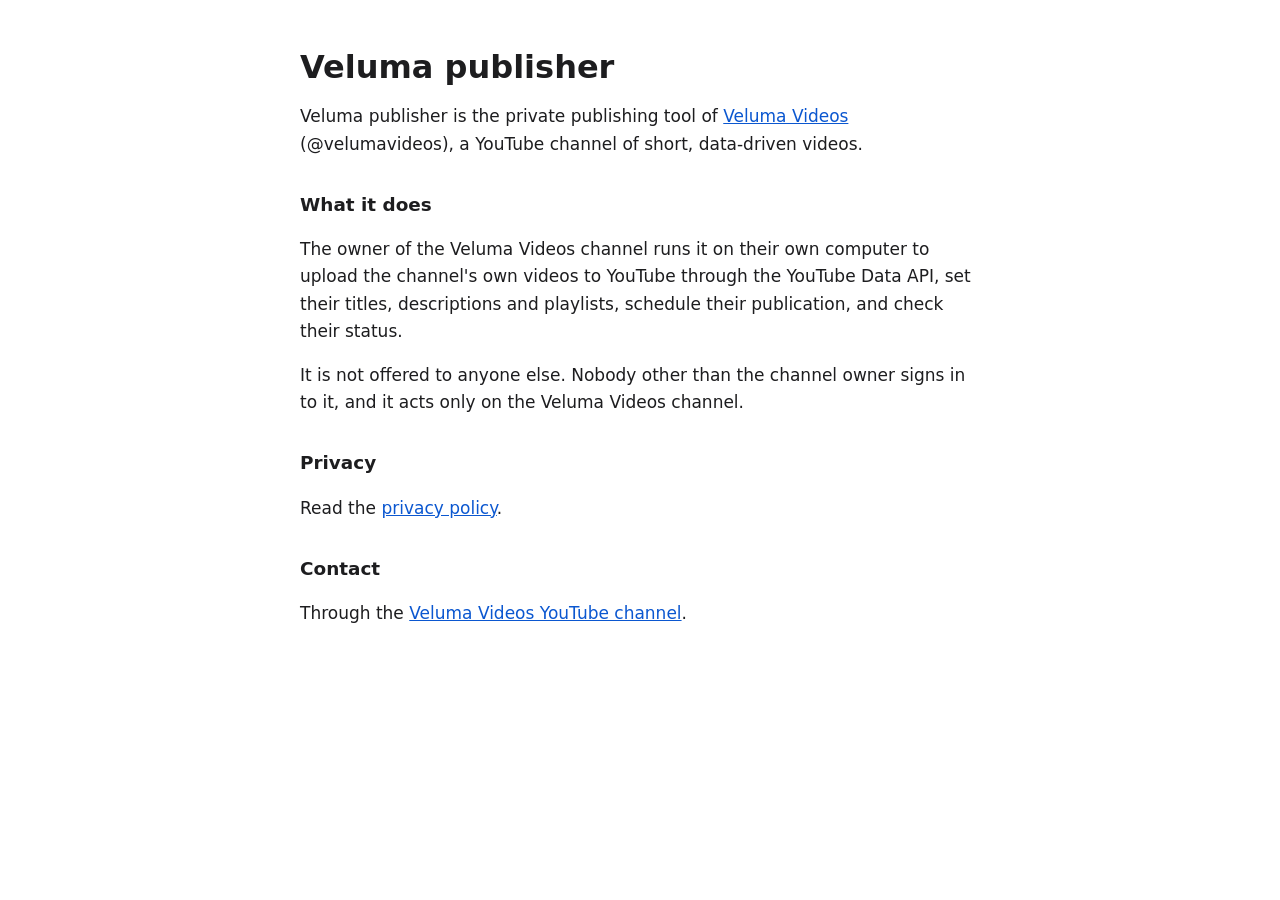
<file: index.html>
<!doctype html>
<html lang="en">
  <head>
    <meta charset="utf-8" />
    <meta name="viewport" content="width=device-width, initial-scale=1" />
    <title>Veluma publisher</title>
    <meta
      name="description"
      content="Veluma publisher is the private publishing tool of the Veluma Videos YouTube channel."
    />
    <link rel="stylesheet" href="style.css" />
  </head>
  <body>
    <main>
      <h1>Veluma publisher</h1>
      <p>
        Veluma publisher is the private publishing tool of
        <a href="https://www.youtube.com/@velumavideos">Veluma Videos</a> (@velumavideos), a
        YouTube channel of short, data-driven videos.
      </p>
      <h2>What it does</h2>
      <p>
        The owner of the Veluma Videos channel runs it on their own computer to upload the
        channel's own videos to YouTube through the YouTube Data API, set their titles,
        descriptions and playlists, schedule their publication, and check their status.
      </p>
      <p>
        It is not offered to anyone else. Nobody other than the channel owner signs in to it, and
        it acts only on the Veluma Videos channel.
      </p>
      <h2>Privacy</h2>
      <p>Read the <a href="privacy.html">privacy policy</a>.</p>
      <h2>Contact</h2>
      <p>
        Through the
        <a href="https://www.youtube.com/@velumavideos">Veluma Videos YouTube channel</a>.
      </p>
    </main>
  </body>
</html>
</file>
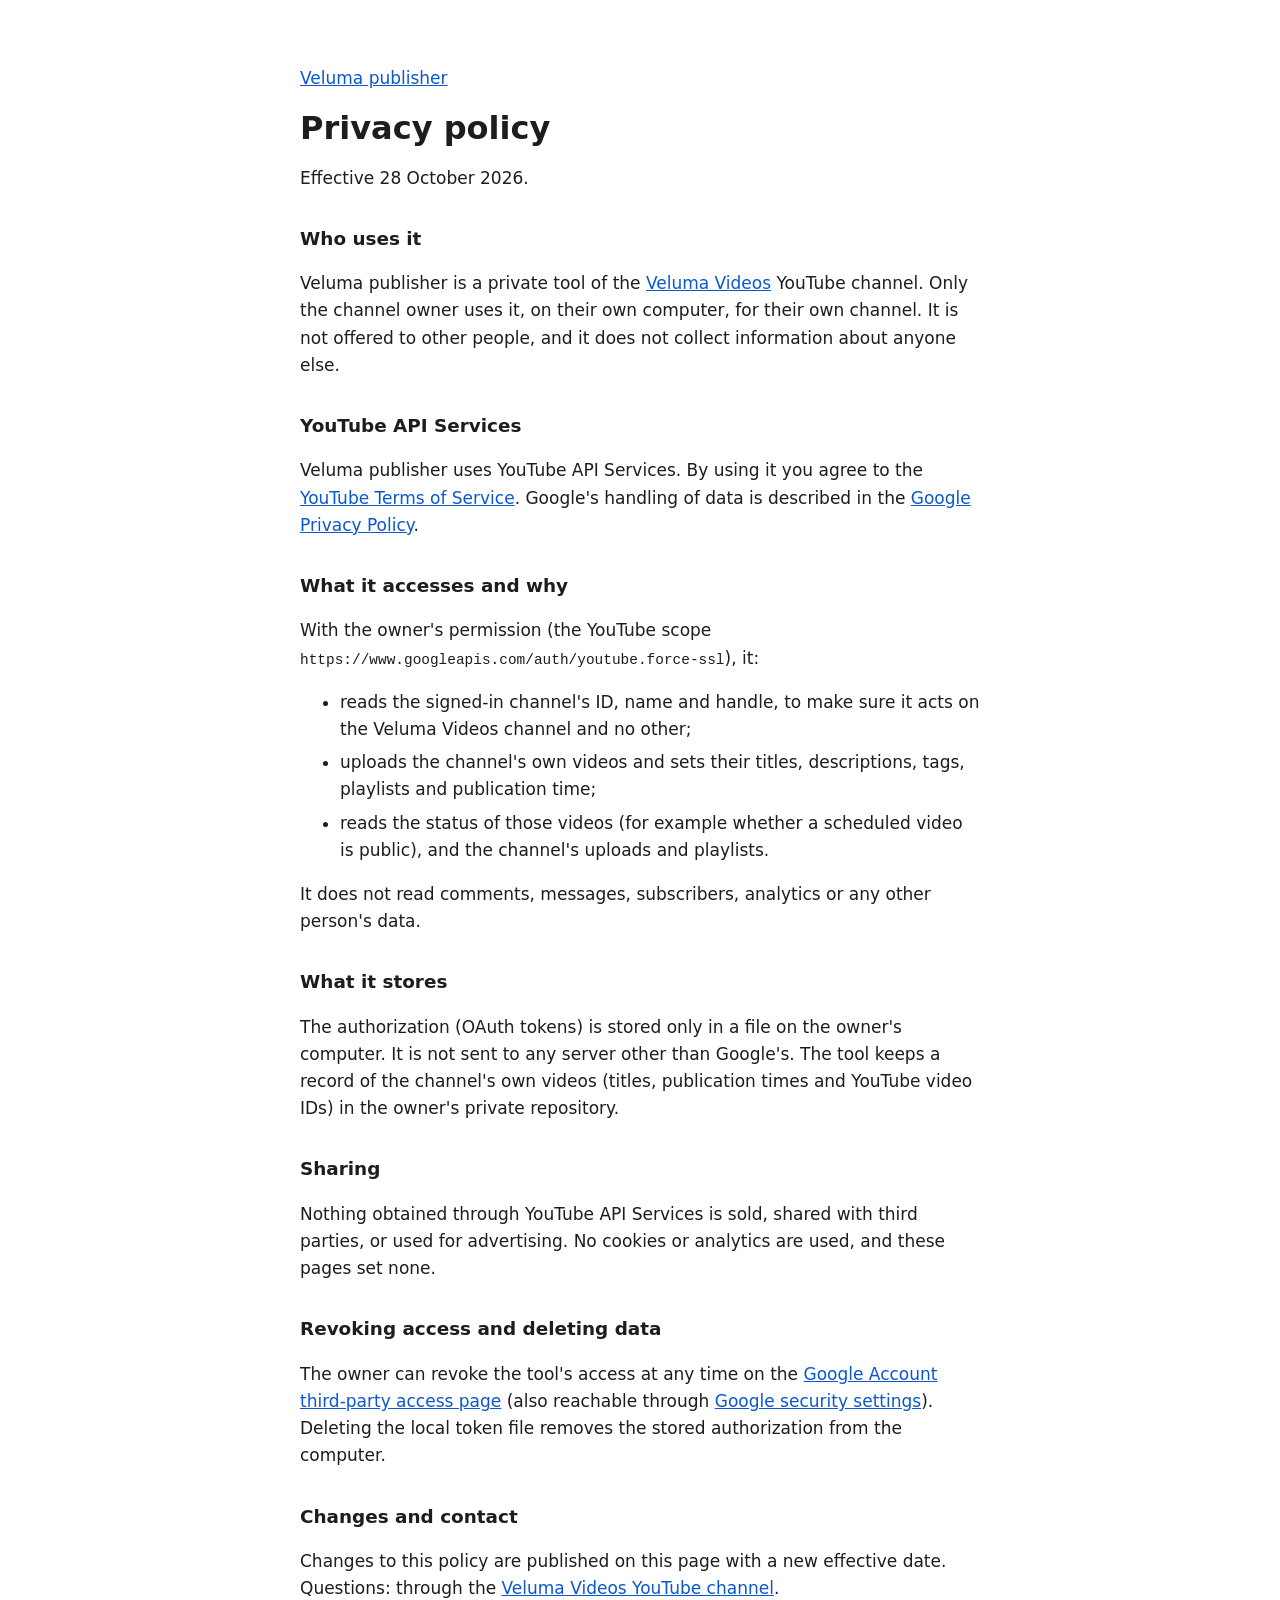
<file: privacy.html>
<!doctype html>
<html lang="en">
  <head>
    <meta charset="utf-8" />
    <meta name="viewport" content="width=device-width, initial-scale=1" />
    <title>Veluma publisher privacy policy</title>
    <meta
      name="description"
      content="Privacy policy of Veluma publisher, the private publishing tool of the Veluma Videos YouTube channel."
    />
    <link rel="stylesheet" href="style.css" />
  </head>
  <body>
    <main>
      <p><a href="./">Veluma publisher</a></p>
      <h1>Privacy policy</h1>
      <p>Effective 28 October 2026.</p>

      <h2>Who uses it</h2>
      <p>
        Veluma publisher is a private tool of the
        <a href="https://www.youtube.com/@velumavideos">Veluma Videos</a> YouTube channel. Only the
        channel owner uses it, on their own computer, for their own channel. It is not offered to
        other people, and it does not collect information about anyone else.
      </p>

      <h2>YouTube API Services</h2>
      <p>
        Veluma publisher uses YouTube API Services. By using it you agree to the
        <a href="https://www.youtube.com/t/terms">YouTube Terms of Service</a>. Google's handling
        of data is described in the
        <a href="https://policies.google.com/privacy">Google Privacy Policy</a>.
      </p>

      <h2>What it accesses and why</h2>
      <p>
        With the owner's permission (the YouTube scope
        <code>https://www.googleapis.com/auth/youtube.force-ssl</code>), it:
      </p>
      <ul>
        <li>reads the signed-in channel's ID, name and handle, to make sure it acts on the Veluma
          Videos channel and no other;</li>
        <li>uploads the channel's own videos and sets their titles, descriptions, tags,
          playlists and publication time;</li>
        <li>reads the status of those videos (for example whether a scheduled video is public),
          and the channel's uploads and playlists.</li>
      </ul>
      <p>
        It does not read comments, messages, subscribers, analytics or any other person's data.
      </p>

      <h2>What it stores</h2>
      <p>
        The authorization (OAuth tokens) is stored only in a file on the owner's computer. It is
        not sent to any server other than Google's. The tool keeps a record of the channel's own
        videos (titles, publication times and YouTube video IDs) in the owner's private
        repository.
      </p>

      <h2>Sharing</h2>
      <p>
        Nothing obtained through YouTube API Services is sold, shared with third parties, or used
        for advertising. No cookies or analytics are used, and these pages set none.
      </p>

      <h2>Revoking access and deleting data</h2>
      <p>
        The owner can revoke the tool's access at any time on the
        <a href="https://myaccount.google.com/permissions">Google Account third-party access page</a>
        (also reachable through
        <a href="https://security.google.com/settings/security/permissions">Google security
          settings</a>). Deleting the local token file removes the stored authorization from the
        computer.
      </p>

      <h2>Changes and contact</h2>
      <p>
        Changes to this policy are published on this page with a new effective date. Questions:
        through the
        <a href="https://www.youtube.com/@velumavideos">Veluma Videos YouTube channel</a>.
      </p>
    </main>
  </body>
</html>
</file>
<file: style.css>
:root {
  color-scheme: light dark;
  --text: #1d1d1f;
  --muted: #5f6368;
  --bg: #ffffff;
  --link: #0b57d0;
}
@media (prefers-color-scheme: dark) {
  :root {
    --text: #e8eaed;
    --muted: #9aa0a6;
    --bg: #121212;
    --link: #8ab4f8;
  }
}
body {
  margin: 0;
  background: var(--bg);
  color: var(--text);
  font: 17px/1.6 system-ui, -apple-system, "Segoe UI", Roboto, sans-serif;
}
main {
  max-width: 680px;
  margin: 0 auto;
  padding: 48px 16px 64px;
}
h1 {
  font-size: 2rem;
  line-height: 1.2;
  margin: 0 0 16px;
}
h2 {
  font-size: 1.15rem;
  margin: 32px 0 8px;
}
a {
  color: var(--link);
}
code {
  font-size: 0.85em;
  overflow-wrap: anywhere;
}
li {
  margin: 6px 0;
}
</file>
